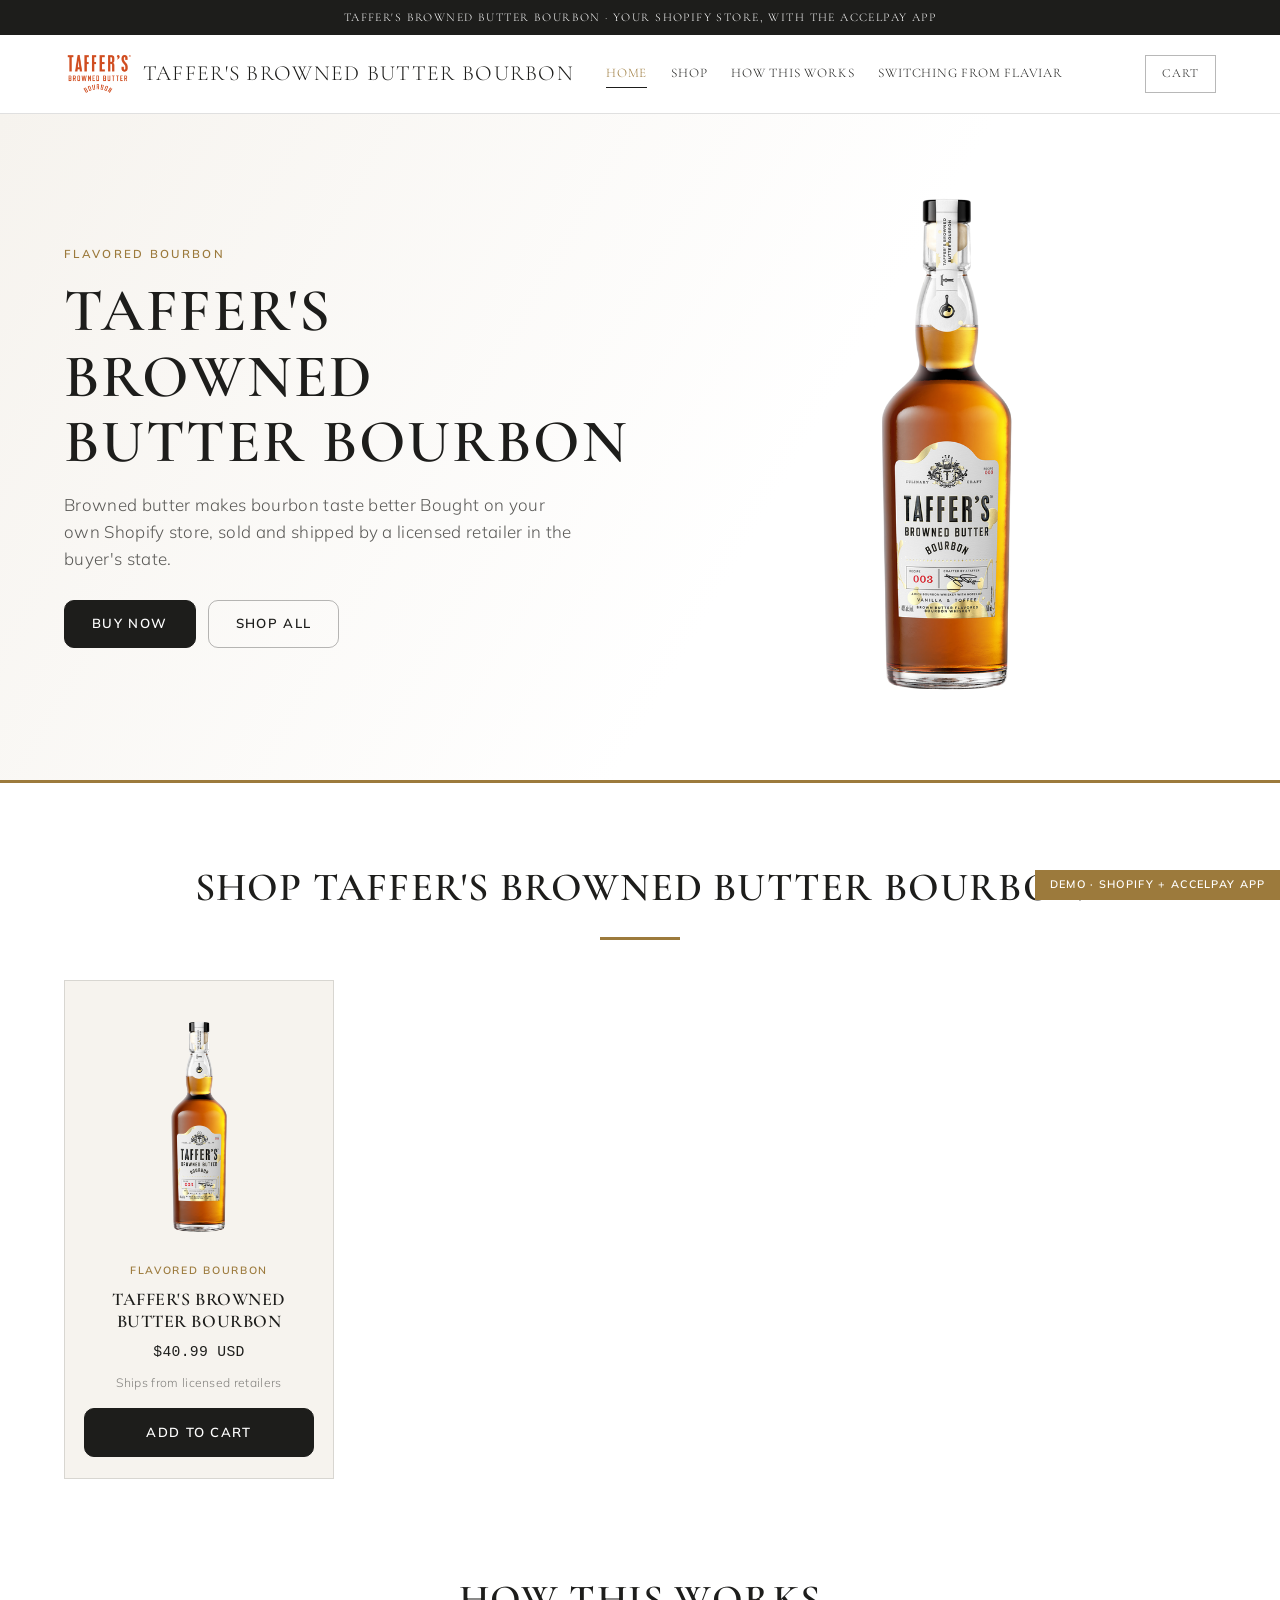
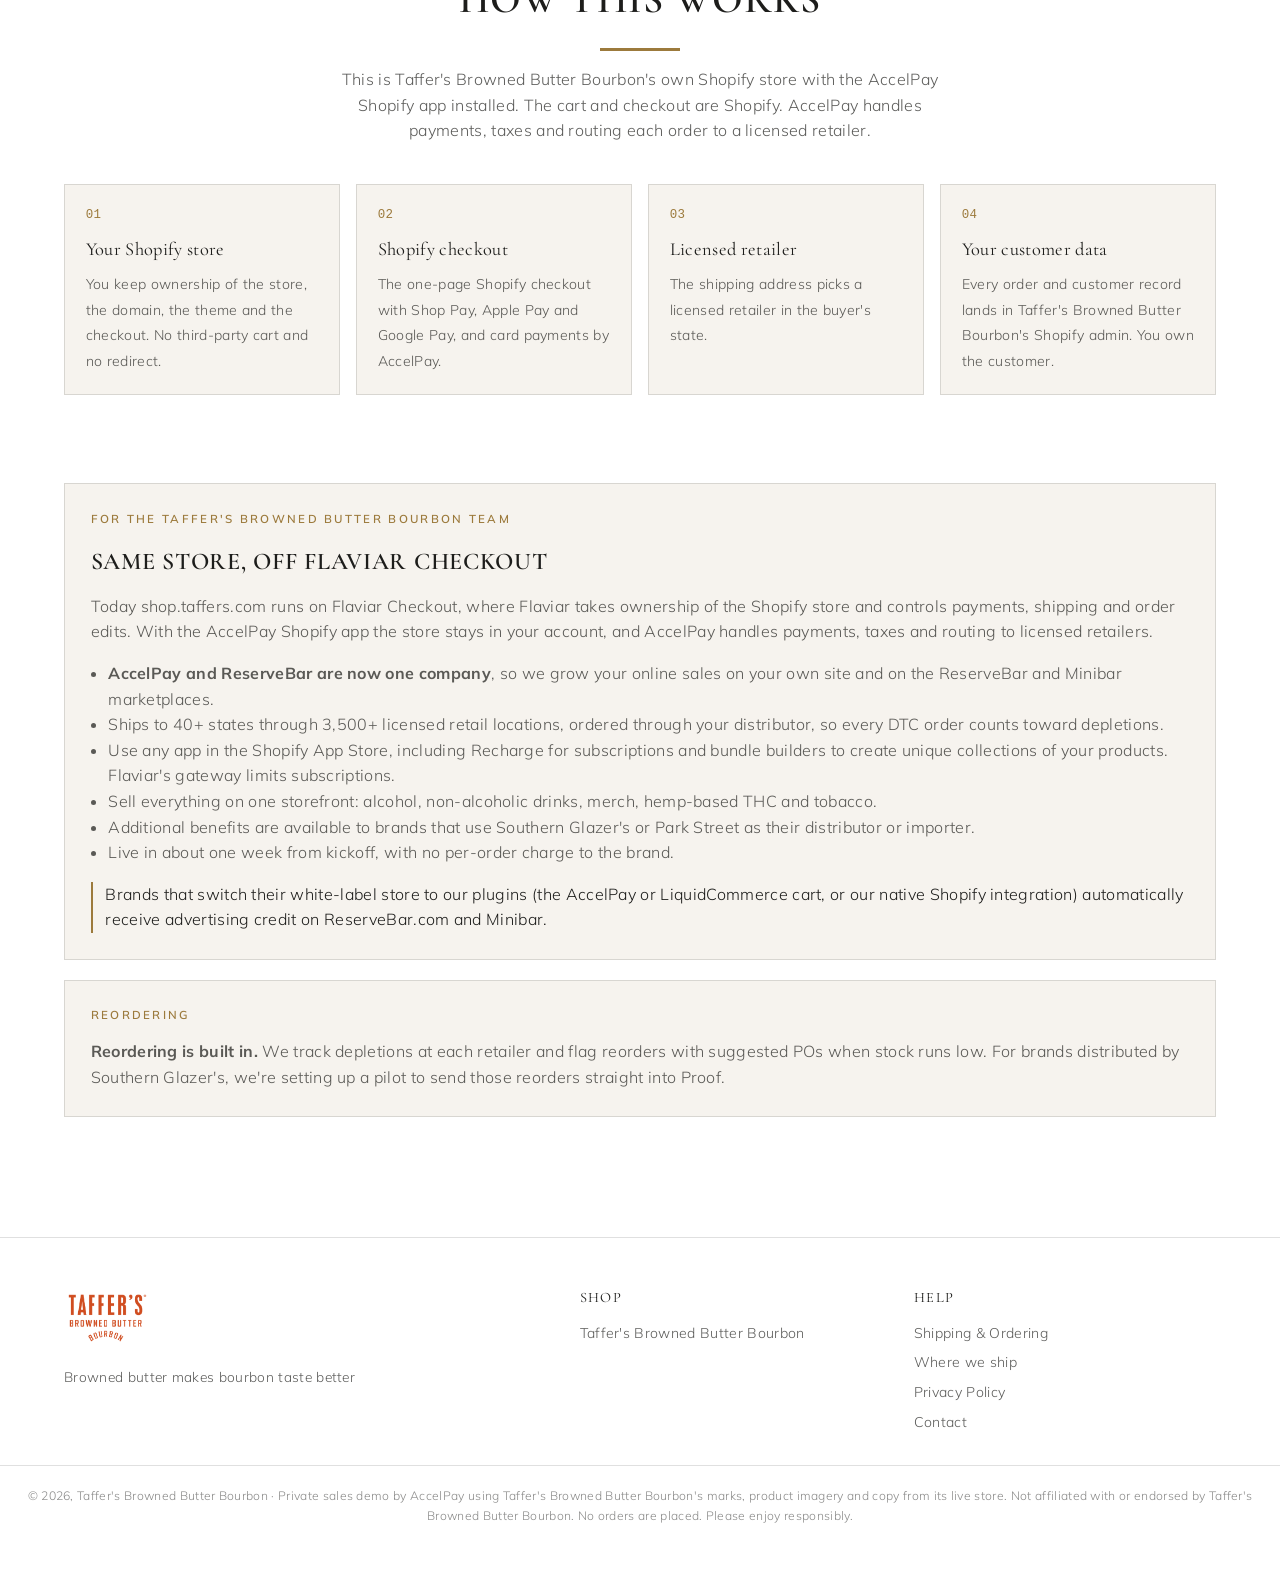
<file: index.html>
<!doctype html>
<html lang="en">
<head>
<meta charset="utf-8">
<meta name="viewport" content="width=device-width,initial-scale=1">
<title>Taffer&#x27;s Browned Butter Bourbon | AccelPay demo</title>
<meta name="robots" content="noindex,nofollow">
<link rel="icon" href="assets/logo.png">
<link rel="preconnect" href="https://fonts.googleapis.com">
<link rel="preconnect" href="https://fonts.gstatic.com" crossorigin>
<link rel="stylesheet" href="https://fonts.googleapis.com/css2?family=Cormorant+Garamond:wght@500;600;700&family=Mulish:wght@300;400;600;700&display=swap">
<link rel="stylesheet" href="styles.css?v=1">
</head>
<body>
<div class="announce">Taffer&#x27;s Browned Butter Bourbon &middot; your Shopify store, with the AccelPay app</div>
<header class="top">
  <div class="hdr">
    <a href="index.html" class="brand-link"><img class="logo" src="assets/logo.png" alt="Taffer&#x27;s Browned Butter Bourbon"><span class="wordmark">Taffer&#x27;s Browned Butter Bourbon</span></a>
    <nav class="main">
      <a href="index.html" aria-current="page">Home</a><a href="index.html#shop">Shop</a><a href="index.html#how">How this works</a><a href="index.html#switch">Switching from Flaviar</a>
    </nav>
    <div class="hdr-actions">
      <button class="burger" id="burger" aria-label="Menu">&#9776;</button>
      <button class="cart-pill" data-cart-toggle aria-label="Open cart">
        <span class="lbl">Cart</span>
        <span class="count" data-cart-count hidden>0</span>
      </button>
    </div>
  </div>
</header>

<section class="hero">
  <div class="hero-inner">
    <div>
      <div class="eyebrow">flavored bourbon</div>
      <h1>Taffer&#x27;s Browned Butter Bourbon</h1>
      <p>Browned butter makes bourbon taste better Bought on your own Shopify store, sold and shipped by a licensed retailer in the buyer's state.</p>
      <div style="display:flex;gap:.75rem;flex-wrap:wrap"><a class="btn" href="product.html?p=taffers-browned-butter-bourbon">Buy now</a><a class="btn ghost" href="#shop">Shop all</a></div>
    </div>
    <div class="shot"><img src="assets/p-taffers-browned-butter-bourbon.png" alt="Taffer&#x27;s Browned Butter Bourbon"></div>
  </div>
</section>

<section class="band" id="shop">
  <div class="section-head">
    <h2>Shop Taffer&#x27;s Browned Butter Bourbon</h2>
    <div class="rule"></div>
    <p style="font-size:.9rem;color:var(--muted)"></p>
  </div>
  <div class="grid" id="collection-grid"></div>
</section>

<section class="band" id="how" style="padding-top:1rem">
  <div class="section-head">
    <h2>How this works</h2>
    <div class="rule"></div>
    <p>This is Taffer&#x27;s Browned Butter Bourbon's own Shopify store with the AccelPay Shopify app installed. The cart and checkout are Shopify. AccelPay handles payments, taxes and routing each order to a licensed retailer.</p>
  </div>
  <div class="how">
    <div class="step"><span class="n">01</span><b>Your Shopify store</b><span>You keep ownership of the store, the domain, the theme and the checkout. No third-party cart and no redirect.</span></div>
    <div class="step"><span class="n">02</span><b>Shopify checkout</b><span>The one-page Shopify checkout with Shop Pay, Apple Pay and Google Pay, and card payments by AccelPay.</span></div>
    <div class="step"><span class="n">03</span><b>Licensed retailer</b><span>The shipping address picks a licensed retailer in the buyer's state.</span></div>
    <div class="step"><span class="n">04</span><b>Your customer data</b><span>Every order and customer record lands in Taffer&#x27;s Browned Butter Bourbon's Shopify admin. You own the customer.</span></div>
  </div>
</section>

<section class="band" id="switch" style="padding-top:1rem">
  <div class="panel">
    <div class="eyebrow">For the Taffer&#x27;s Browned Butter Bourbon team</div>
    <h2>Same store, off Flaviar Checkout</h2>
    <p style="margin:0 0 1rem">Today shop.taffers.com runs on Flaviar Checkout, where Flaviar takes ownership of the Shopify store and controls payments, shipping and order edits. With the AccelPay Shopify app the store stays in your account, and AccelPay handles payments, taxes and routing to licensed retailers.</p>
    <ul style="margin:0 0 1rem;padding-left:1.1rem"><li><b>AccelPay and ReserveBar are now one company</b>, so we grow your online sales on your own site and on the ReserveBar and Minibar marketplaces.</li><li>Ships to 40+ states through 3,500+ licensed retail locations, ordered through your distributor, so every DTC order counts toward depletions.</li><li>Use any app in the Shopify App Store, including Recharge for subscriptions and bundle builders to create unique collections of your products. Flaviar's gateway limits subscriptions.</li><li>Sell everything on one storefront: alcohol, non-alcoholic drinks, merch, hemp-based THC and tobacco.</li><li>Additional benefits are available to brands that use Southern Glazer's or Park Street as their distributor or importer.</li><li>Live in about one week from kickoff, with no per-order charge to the brand.</li></ul>
    <p class="credit">Brands that switch their white-label store to our plugins (the AccelPay or LiquidCommerce cart, or our native Shopify integration) automatically receive advertising credit on ReserveBar.com and Minibar.</p>
  </div>
  <div class="panel">
    <div class="eyebrow">Reordering</div>
    <p style="margin:0" class="reorder"><b>Reordering is built in.</b> We track depletions at each retailer and flag reorders with suggested POs when stock runs low. For brands distributed by Southern Glazer's, we're setting up a pilot to send those reorders straight into Proof.</p>
  </div>
</section>
<footer class="site">
  <div class="ft">
    <div>
      <img src="assets/logo.png" alt="Taffer&#x27;s Browned Butter Bourbon" style="height:64px;width:auto">
      <p style="font-size:.86rem;margin-top:1rem;max-width:24rem;color:var(--muted)">Browned butter makes bourbon taste better</p>
    </div>
    <div><h4>Shop</h4><ul><li><a href="product.html?p=taffers-browned-butter-bourbon">Taffer&#x27;s Browned Butter Bourbon</a></li></ul></div>
    <div><h4>Help</h4><ul>
      <li><a href="index.html#how">Shipping &amp; Ordering</a></li>
      <li><a href="index.html#how">Where we ship</a></li>
      <li><a href="#">Privacy Policy</a></li>
      <li><a href="#">Contact</a></li></ul></div>
  </div>
  <div class="legal-row">
    &copy; 2026, Taffer&#x27;s Browned Butter Bourbon &middot; Private sales demo by AccelPay using Taffer&#x27;s Browned Butter Bourbon's marks, product imagery and copy from its live store. Not affiliated with or endorsed by Taffer&#x27;s Browned Butter Bourbon.
    No orders are placed. Please enjoy responsibly.
  </div>
</footer>

<div class="scrim" id="scrim"></div>
<aside class="drawer" id="drawer" aria-label="Your cart">
  <div class="dh"><h2>Your cart</h2><button class="x" id="drawer-close" aria-label="Close">&times;</button></div>
  <div class="cols"><span>Product</span><span>Total</span></div>
  <div class="items" id="drawer-items"></div>
  <div class="df" id="drawer-foot"></div>
</aside>
<div class="ribbon">Demo &middot; Shopify + AccelPay app</div>
<script src="data.js?v=1"></script>
<script src="app.js?v=1"></script>
</body>
</html>
</file>
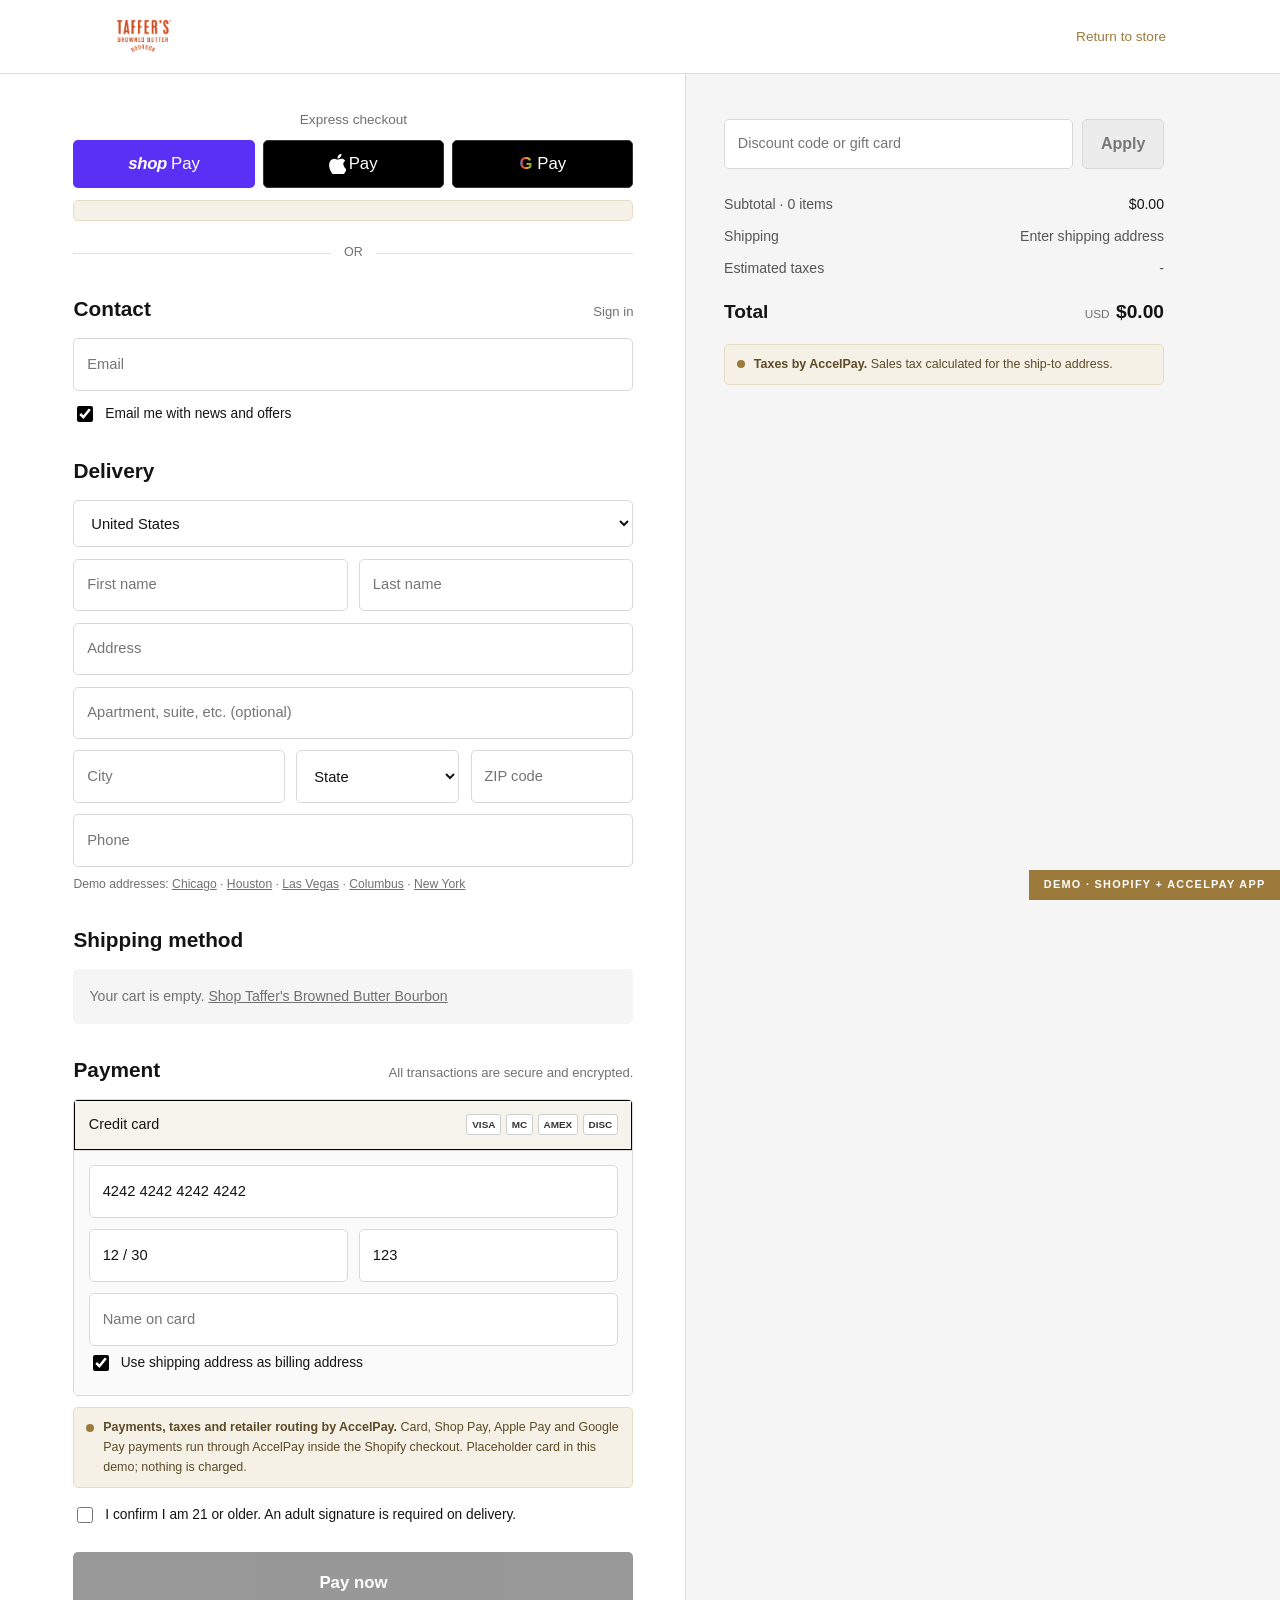
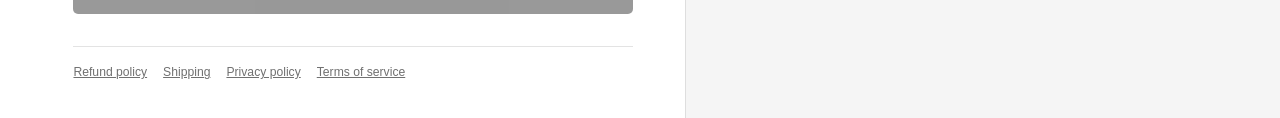
<file: checkout.html>
<!doctype html>
<html lang="en">
<head>
<meta charset="utf-8">
<meta name="viewport" content="width=device-width,initial-scale=1">
<title>Checkout | Taffer&#x27;s Browned Butter Bourbon</title>
<meta name="robots" content="noindex,nofollow">
<link rel="icon" href="assets/logo.png">
<link rel="preconnect" href="https://fonts.googleapis.com">
<link rel="preconnect" href="https://fonts.gstatic.com" crossorigin>
<link rel="stylesheet" href="https://fonts.googleapis.com/css2?family=Cormorant+Garamond:wght@500;600;700&family=Mulish:wght@300;400;600;700&display=swap">
<link rel="stylesheet" href="styles.css?v=1">
</head>
<body class="co">
<div class="co-head"><div class="in">
  <a href="index.html"><img src="assets/logo.png" alt="Taffer&#x27;s Browned Butter Bourbon"></a>
  <a class="bag" href="product.html">Return to store</a>
</div></div>

<div id="confirmed" hidden>
  <div class="thanks">
    <h1>Thank you!</h1>
    <p>This is a demo, so nothing was charged and no order was sent.</p>
    <p class="num" id="order-num"></p>
    <p id="order-by"></p>
    <p id="order-total"></p>
    <p style="font-size:.85rem">On the live store, this order and the customer record appear in Taffer&#x27;s Browned Butter Bourbon's Shopify admin.</p>
    <a class="pay-btn" href="index.html" style="display:inline-block;width:auto;padding:.9rem 1.6rem;text-decoration:none">Continue shopping</a>
  </div>
</div>

<div id="checkout-view" class="checkout">
  <div class="co-left"><div class="inner">
    <form id="co-form" autocomplete="off">
      <div class="xp-title">Express checkout</div>
      <div id="xpay-top"></div>
      <div id="xpay-note" class="callout" hidden></div>
      <div class="or"><span>OR</span></div>
      <div class="co-h">Contact <small>Sign in</small></div>
      <input class="co-field" type="email" name="email" placeholder="Email" required>
      <label class="co-chk"><input type="checkbox" checked> Email me with news and offers</label>

      <div class="co-h">Delivery</div>
      <select class="co-field" aria-label="Country/Region"><option>United States</option></select>
      <div class="co-row">
        <input class="co-field" name="first" placeholder="First name" required>
        <input class="co-field" name="last" placeholder="Last name" required>
      </div>
      <input class="co-field" name="address1" placeholder="Address" required>
      <input class="co-field" name="address2" placeholder="Apartment, suite, etc. (optional)">
      <div class="co-row3">
        <input class="co-field" name="city" placeholder="City" required>
        <select class="co-field" id="state" aria-label="State" required><option value="">State</option><option value="AL">Alabama</option><option value="AK">Alaska</option><option value="AZ">Arizona</option><option value="AR">Arkansas</option><option value="CA">California</option><option value="CO">Colorado</option><option value="CT">Connecticut</option><option value="DE">Delaware</option><option value="DC">District of Columbia</option><option value="FL">Florida</option><option value="GA">Georgia</option><option value="HI">Hawaii</option><option value="ID">Idaho</option><option value="IL">Illinois</option><option value="IN">Indiana</option><option value="IA">Iowa</option><option value="KS">Kansas</option><option value="KY">Kentucky</option><option value="LA">Louisiana</option><option value="ME">Maine</option><option value="MD">Maryland</option><option value="MA">Massachusetts</option><option value="MI">Michigan</option><option value="MN">Minnesota</option><option value="MS">Mississippi</option><option value="MO">Missouri</option><option value="MT">Montana</option><option value="NE">Nebraska</option><option value="NV">Nevada</option><option value="NH">New Hampshire</option><option value="NJ">New Jersey</option><option value="NM">New Mexico</option><option value="NY">New York</option><option value="NC">North Carolina</option><option value="ND">North Dakota</option><option value="OH">Ohio</option><option value="OK">Oklahoma</option><option value="OR">Oregon</option><option value="PA">Pennsylvania</option><option value="RI">Rhode Island</option><option value="SC">South Carolina</option><option value="SD">South Dakota</option><option value="TN">Tennessee</option><option value="TX">Texas</option><option value="UT">Utah</option><option value="VT">Vermont</option><option value="VA">Virginia</option><option value="WA">Washington</option><option value="WV">West Virginia</option><option value="WI">Wisconsin</option><option value="WY">Wyoming</option></select>
        <input class="co-field" id="zip" name="zip" placeholder="ZIP code" inputmode="numeric" maxlength="5" required>
      </div>
      <input class="co-field" name="phone" placeholder="Phone" type="tel">
      <div style="font-size:.76rem;color:#707070;margin:-.2rem 0 .3rem">Demo addresses:
        <a href="#" data-fill="233 S Wacker Dr|Chicago|60606" onclick="return false">Chicago</a> &middot;
        <a href="#" data-fill="1001 Westheimer Rd|Houston|77006" onclick="return false">Houston</a> &middot;
        <a href="#" data-fill="3570 Las Vegas Blvd S|Las Vegas|89109" onclick="return false">Las Vegas</a> &middot;
        <a href="#" data-fill="411 Woody Hayes Dr|Columbus|43210" onclick="return false">Columbus</a> &middot;
        <a href="#" data-fill="350 E 13th St|New York|10009" onclick="return false">New York</a>
      </div>

      <div class="co-h">Shipping method</div>
      <div id="rates"></div>

      <div class="co-h">Payment <small>All transactions are secure and encrypted.</small></div>
      <div class="pay-box">
        <div class="ph"><span>Credit card</span><span class="cards"><span>VISA</span><span>MC</span><span>AMEX</span><span>DISC</span></span></div>
        <div class="pb">
          <input class="co-field" placeholder="Card number" value="4242 4242 4242 4242" aria-label="Card number">
          <div class="co-row">
            <input class="co-field" placeholder="Expiration date (MM / YY)" value="12 / 30" aria-label="Expiration">
            <input class="co-field" placeholder="Security code" value="123" aria-label="Security code">
          </div>
          <input class="co-field" placeholder="Name on card" aria-label="Name on card" style="margin-bottom:.3rem">
          <label class="co-chk"><input type="checkbox" checked> Use shipping address as billing address</label>
        </div>
      </div>
      <div class="callout"><span class="dot"></span><span><b>Payments, taxes and retailer routing by AccelPay.</b> Card, Shop Pay, Apple Pay and Google Pay payments run through AccelPay inside the Shopify checkout. Placeholder card in this demo; nothing is charged.</span></div>
      <label class="co-chk" style="margin-top:1rem"><input type="checkbox" required> I confirm I am 21 or older. An adult signature is required on delivery.</label>
      <button class="pay-btn" id="pay" type="submit" disabled>Pay now</button>
      <div class="co-links"><a href="#">Refund policy</a><a href="#">Shipping</a><a href="#">Privacy policy</a><a href="#">Terms of service</a></div>
    </form>
  </div></div>
  <div class="co-right"><div class="inner" id="os"></div></div>
</div>
<div class="ribbon">Demo &middot; Shopify + AccelPay app</div>
<script src="data.js?v=1"></script>
<script src="app.js?v=1"></script>
</body>
</html>
</file>
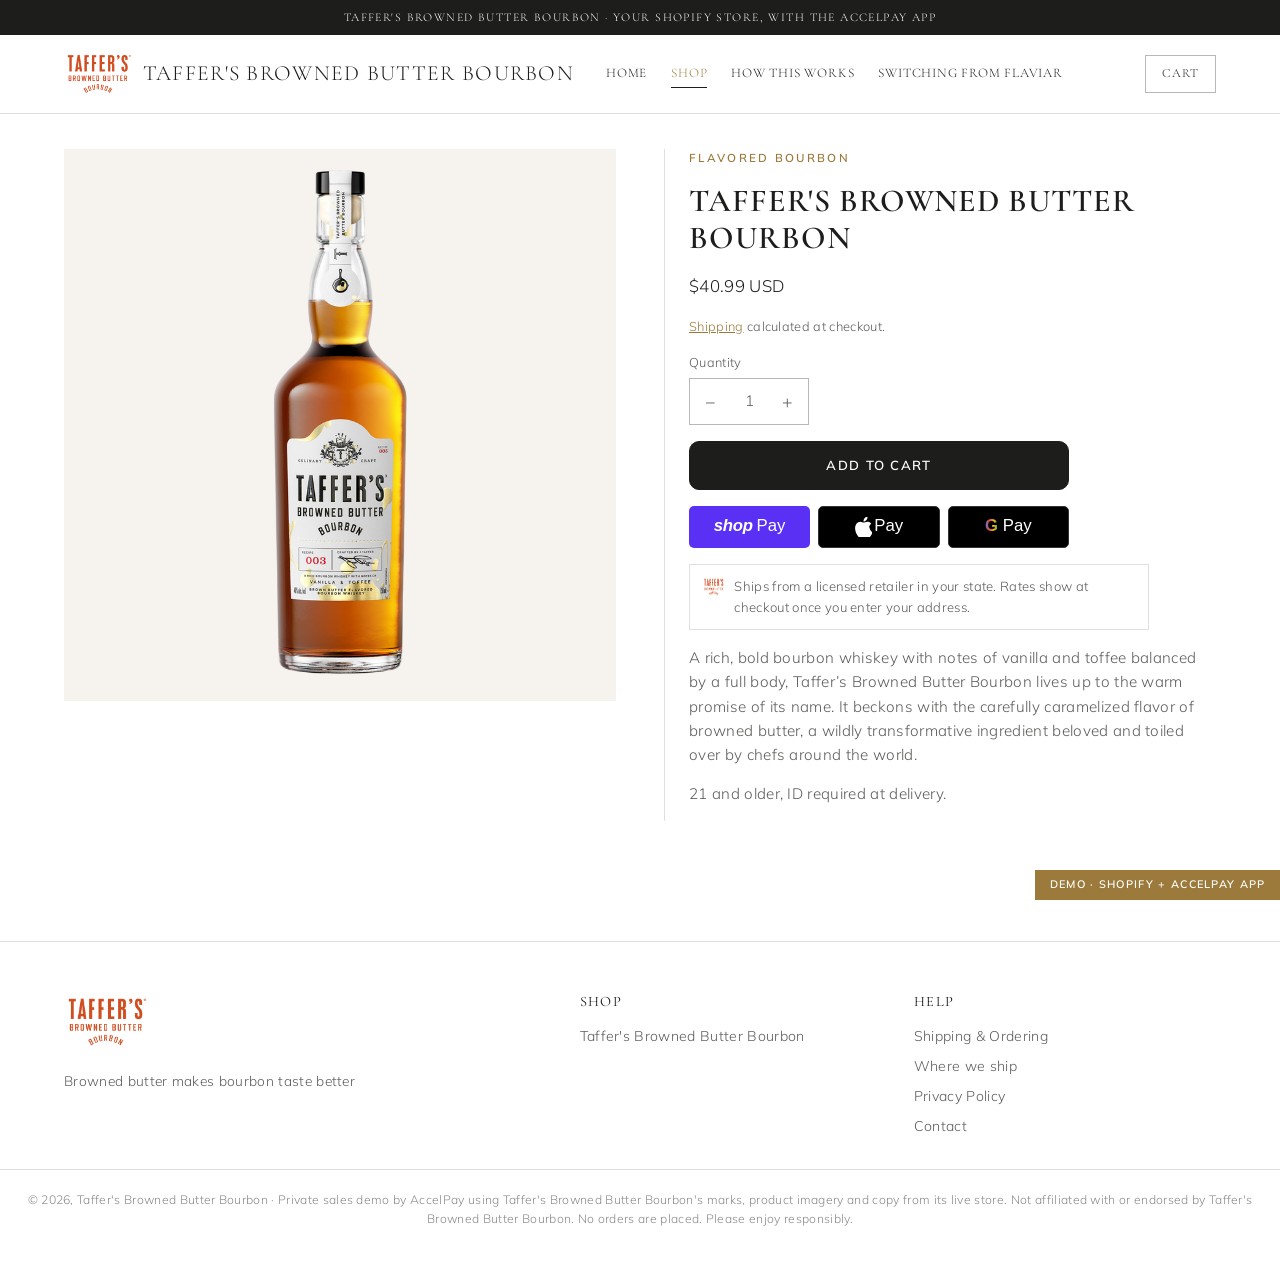
<file: product.html>
<!doctype html>
<html lang="en">
<head>
<meta charset="utf-8">
<meta name="viewport" content="width=device-width,initial-scale=1">
<title>Taffer&#x27;s Browned Butter Bourbon | AccelPay demo</title>
<meta name="robots" content="noindex,nofollow">
<link rel="icon" href="assets/logo.png">
<link rel="preconnect" href="https://fonts.googleapis.com">
<link rel="preconnect" href="https://fonts.gstatic.com" crossorigin>
<link rel="stylesheet" href="https://fonts.googleapis.com/css2?family=Cormorant+Garamond:wght@500;600;700&family=Mulish:wght@300;400;600;700&display=swap">
<link rel="stylesheet" href="styles.css?v=1">
</head>
<body>
<div class="announce">Taffer&#x27;s Browned Butter Bourbon &middot; your Shopify store, with the AccelPay app</div>
<header class="top">
  <div class="hdr">
    <a href="index.html" class="brand-link"><img class="logo" src="assets/logo.png" alt="Taffer&#x27;s Browned Butter Bourbon"><span class="wordmark">Taffer&#x27;s Browned Butter Bourbon</span></a>
    <nav class="main">
      <a href="index.html">Home</a><a href="index.html#shop" aria-current="page">Shop</a><a href="index.html#how">How this works</a><a href="index.html#switch">Switching from Flaviar</a>
    </nav>
    <div class="hdr-actions">
      <button class="burger" id="burger" aria-label="Menu">&#9776;</button>
      <button class="cart-pill" data-cart-toggle aria-label="Open cart">
        <span class="lbl">Cart</span>
        <span class="count" data-cart-count hidden>0</span>
      </button>
    </div>
  </div>
</header>

<main class="band" style="padding-top:2.2rem">
  <div class="pdp" id="pdp" data-handle="taffers-browned-butter-bourbon"></div>
</main>
<script>
(function () { var p = new URLSearchParams(location.search).get('p'); if (p) document.getElementById('pdp').setAttribute('data-handle', p); })();
</script>
<footer class="site">
  <div class="ft">
    <div>
      <img src="assets/logo.png" alt="Taffer&#x27;s Browned Butter Bourbon" style="height:64px;width:auto">
      <p style="font-size:.86rem;margin-top:1rem;max-width:24rem;color:var(--muted)">Browned butter makes bourbon taste better</p>
    </div>
    <div><h4>Shop</h4><ul><li><a href="product.html?p=taffers-browned-butter-bourbon">Taffer&#x27;s Browned Butter Bourbon</a></li></ul></div>
    <div><h4>Help</h4><ul>
      <li><a href="index.html#how">Shipping &amp; Ordering</a></li>
      <li><a href="index.html#how">Where we ship</a></li>
      <li><a href="#">Privacy Policy</a></li>
      <li><a href="#">Contact</a></li></ul></div>
  </div>
  <div class="legal-row">
    &copy; 2026, Taffer&#x27;s Browned Butter Bourbon &middot; Private sales demo by AccelPay using Taffer&#x27;s Browned Butter Bourbon's marks, product imagery and copy from its live store. Not affiliated with or endorsed by Taffer&#x27;s Browned Butter Bourbon.
    No orders are placed. Please enjoy responsibly.
  </div>
</footer>

<div class="scrim" id="scrim"></div>
<aside class="drawer" id="drawer" aria-label="Your cart">
  <div class="dh"><h2>Your cart</h2><button class="x" id="drawer-close" aria-label="Close">&times;</button></div>
  <div class="cols"><span>Product</span><span>Total</span></div>
  <div class="items" id="drawer-items"></div>
  <div class="df" id="drawer-foot"></div>
</aside>
<div class="ribbon">Demo &middot; Shopify + AccelPay app</div>
<script src="data.js?v=1"></script>
<script src="app.js?v=1"></script>
</body>
</html>
</file>
<file: styles.css>
/* Taffer's Browned Butter Bourbon x AccelPay demo. Base: woodsonwhiskey-accelpay-demo. */

:root {
  --black: #ffffff; --panel: #f6f3ee; --panel-2: #ece7df; --ink: #1d1d1b;
  --muted: rgba(29,29,27,.72); --muted-2: rgba(29,29,27,.52); --line: rgba(0,0,0,.12); --line-2: rgba(0,0,0,.28);
  --gold: #1d1d1b; --gold-hi: #9c7a3c; --gold-soft: rgba(0,0,0,.05); --green: #2f6b4f; --red: #c00000;
  --head: #1d1d1b; --btn-ink: #ffffff; --img-bg: #f6f3ee; --drawer-bg: #ffffff; --ann-bg: #1d1d1b; --ann-ink: #ffffff; --co-head-bg: #ffffff;
  --serif: "Cormorant Garamond", Georgia, serif; --sans: "Mulish", -apple-system, BlinkMacSystemFont, "Helvetica Neue", Arial, sans-serif;
  --mono: ui-monospace, SFMono-Regular, Menlo, monospace; --maxw: 1200px; --btn-radius: 10px;
  --cart-glyph: url("data:image/svg+xml;utf8,<svg xmlns='http://www.w3.org/2000/svg' viewBox='0 0 24 24' fill='none' stroke='black' stroke-width='2' stroke-linecap='round' stroke-linejoin='round'><path d='M6 2 3 6v14a2 2 0 0 0 2 2h14a2 2 0 0 0 2-2V6l-3-4z'/><path d='M3 6h18'/><path d='M16 10a4 4 0 0 1-8 0'/></svg>");
}

* { box-sizing: border-box; }
html { scroll-behavior: smooth; }
body {
  margin: 0; background: var(--black); color: var(--ink);
  font-family: var(--sans); font-weight: 300; font-size: 16px; line-height: 1.6;
  letter-spacing: .02em; -webkit-font-smoothing: antialiased;
}
img { max-width: 100%; display: block; }
a { color: inherit; }
button { font: inherit; cursor: pointer; color: inherit; }
:focus-visible { outline: 2px solid var(--gold); outline-offset: 2px; }

/* ---------------------------------------------------------------- header */
.announce {
  background: var(--ann-bg); color: var(--ann-ink); text-align: center;
  font-family: var(--serif); font-size: .74rem; letter-spacing: .12em;
  text-transform: uppercase; padding: .5rem 1rem;
}
header.top { position: sticky; top: 0; z-index: 60; background: var(--black); border-bottom: 1px solid var(--line); }
.hdr { max-width: var(--maxw); margin: 0 auto; padding: .8rem 1.5rem; display: flex; align-items: center; gap: 2rem; }
.hdr img.logo { height: 62px; width: auto; }
nav.main { display: flex; gap: 1.5rem; flex-wrap: wrap; }
nav.main a {
  font-family: var(--serif); font-size: .82rem; letter-spacing: .06em; text-transform: uppercase;
  text-decoration: none; color: var(--head); padding: .2rem 0; border-bottom: 1px solid transparent;
}
nav.main a:hover, nav.main a[aria-current] { color: var(--gold-hi); border-bottom-color: var(--gold); }
.hdr-actions { margin-left: auto; display: flex; align-items: center; gap: .75rem; }
.cart-pill {
  display: inline-flex; align-items: center; gap: .5rem; background: transparent;
  border: 1px solid var(--line-2); color: var(--head); padding: .5rem 1rem;
  font-family: var(--serif); font-size: .78rem; letter-spacing: .08em; text-transform: uppercase;
}
.cart-pill:hover { border-color: var(--gold); color: var(--gold-hi); }
.cart-pill .count {
  background: var(--gold); color: var(--btn-ink); min-width: 1.35rem; height: 1.35rem; border-radius: 999px;
  display: inline-grid; place-items: center; font-family: var(--mono); font-size: .7rem; padding: 0 .3rem;
}
.cart-pill .count[hidden] { display: none; }
.burger { display: none; background: none; border: none; font-size: 1.5rem; line-height: 1; color: var(--head); }

/* ---------------------------------------------------------------- type + buttons */
.eyebrow { font-family: var(--sans); font-size: .72rem; font-weight: 600; letter-spacing: .2em; text-transform: uppercase; color: var(--gold-hi); margin-bottom: .9rem; }
h1, h2, h3 { font-family: var(--serif); font-weight: 400; letter-spacing: .03em; }
.rule { width: 190px; height: 2px; margin: 1.1rem auto 0; background: linear-gradient(90deg, transparent, var(--gold), transparent); }

.btn {
  display: inline-flex; align-items: center; justify-content: center; gap: .5rem;
  background: var(--gold); color: var(--btn-ink); border: 1px solid var(--gold); border-radius: var(--btn-radius, 0);
  padding: .8rem 1.7rem; font-family: var(--sans); font-weight: 600; font-size: .82rem;
  letter-spacing: .1em; text-transform: uppercase; text-decoration: none;
}
.btn:hover { background: var(--gold-hi); border-color: var(--gold-hi); }
.btn.ghost { background: transparent; color: var(--head); border-color: var(--line-2); }
.btn.ghost:hover { border-color: var(--gold); color: var(--gold-hi); }
.btn:disabled { opacity: .4; cursor: not-allowed; }
.btn.block { width: 100%; }

/* ---------------------------------------------------------------- hero */
.hero { position: relative; overflow: hidden; border-bottom: 1px solid var(--line); }
.hero-inner { max-width: var(--maxw); margin: 0 auto; padding: 4rem 1.5rem; display: grid; grid-template-columns: 1.05fr 1fr; gap: 3rem; align-items: center; }
.hero h1 { font-size: clamp(2.3rem, 5.4vw, 3.8rem); line-height: 1.08; margin: 0 0 1rem; text-transform: uppercase; }
.hero p { color: var(--muted); font-size: 1.06rem; margin: 0 0 1.7rem; max-width: 32rem; }
.hero .shot img { width: 100%; max-height: 560px; object-fit: contain; }

/* ---------------------------------------------------------------- sections */
.band { max-width: var(--maxw); margin: 0 auto; padding: 4.5rem 1.5rem; }
.section-head { text-align: center; margin-bottom: 2.5rem; }
.section-head h2 { font-size: clamp(1.8rem, 4vw, 2.5rem); margin: 0; text-transform: uppercase; }
.section-head p { color: var(--muted); margin: 1rem auto 0; max-width: 40rem; }

.grid { display: grid; grid-template-columns: repeat(auto-fill, minmax(240px, 1fr)); gap: 1.5rem; }
.card {
  background: var(--panel); border: 1px solid var(--line); padding: 1.4rem 1.2rem 1.3rem;
  display: flex; flex-direction: column; gap: .55rem; text-align: center; text-decoration: none; color: inherit;
}
.card:hover { border-color: var(--gold); }
.card .shot { height: 250px; display: grid; place-items: center; overflow: hidden; }
.card .shot img { max-height: 250px; width: auto; object-fit: contain; }
.card h3 { font-size: 1.12rem; margin: 0; line-height: 1.25; text-transform: uppercase; min-height: 2.8rem; display: grid; place-items: center; }
.card .tag { font-size: .66rem; font-weight: 600; letter-spacing: .16em; text-transform: uppercase; color: var(--gold-hi); }
.card .price { font-family: var(--mono); font-size: .92rem; margin-top: auto; }
.card .avail { font-size: .76rem; color: var(--muted-2); }

.split { display: grid; grid-template-columns: 1fr 1fr; gap: 3rem; align-items: center; }
.split img { width: 100%; }
.split p { color: var(--muted); }

/* how it works */
.how { display: grid; grid-template-columns: repeat(4, 1fr); gap: 1rem; }
.how .step { border: 1px solid var(--line); padding: 1.3rem; background: var(--panel); }
.how .step b { display: block; font-family: var(--serif); font-weight: 400; font-size: 1.15rem; margin-bottom: .4rem; color: var(--head); }
.how .step span { font-size: .88rem; color: var(--muted); }
.how .step .n { font-family: var(--mono); color: var(--gold-hi); font-size: .78rem; display: block; margin-bottom: .6rem; }

.rb-note {
  display: flex; align-items: center; gap: .75rem; border: 1px solid var(--line); background: var(--panel);
  padding: .7rem .9rem; font-size: .84rem; color: var(--muted);
}
.rb-note b { color: var(--head); font-weight: 600; }
.rb-note a { color: var(--gold-hi); }
.rb-mark { font-family: var(--serif); font-size: .72rem; letter-spacing: .14em; text-transform: uppercase; border: 1px solid var(--gold); color: var(--gold-hi); padding: .2rem .45rem; white-space: nowrap; }

/* ---------------------------------------------------------------- product page (Shopify theme) */
.pdp { display: grid; grid-template-columns: minmax(0,1fr) minmax(0,1fr); gap: 3rem; align-items: start; }
.pdp .gallery { display: flex; flex-direction: column; gap: .8rem; min-width: 0; }
.pdp .gallery .main { background: var(--img-bg); display: grid; place-items: center; min-height: 420px; }
.pdp .gallery .main img { max-height: 560px; width: auto; object-fit: contain; }
.pdp .thumbs { display: flex; gap: .5rem; }
.pdp .thumbs button { width: 64px; height: 64px; border: 1px solid var(--line); background: var(--img-bg); padding: 3px; display: grid; place-items: center; }
.pdp .thumbs button[aria-selected="true"] { border-color: var(--gold); }
.pdp .thumbs img { max-height: 100%; width: auto; }
.pdp .info { display: flex; flex-direction: column; gap: 1rem; min-width: 0; padding-left: 1.5rem; border-left: 1px solid var(--line); }
.pdp h1 { font-size: 2rem; margin: 0; text-transform: uppercase; line-height: 1.15; }
.pdp .price { font-size: 1.05rem; }
.pdp .small { font-size: .8rem; color: var(--muted); }
.pdp .small a { color: var(--gold-hi); }
.pdp .qty-wrap { display: flex; flex-direction: column; gap: .35rem; font-size: .8rem; color: var(--muted); }
.pdp .desc p { color: var(--muted); margin: 0 0 .9rem; font-size: .95rem; }
.pdp .desc b { color: var(--head); font-weight: 600; }
.qty { display: inline-flex; align-items: center; border: 1px solid var(--line-2); width: max-content; }
.qty button { background: none; border: none; width: 2.6rem; min-height: 2.8rem; font-size: 1.1rem; }
.qty span, .qty input { font-family: var(--sans); min-width: 2.2rem; text-align: center; font-size: .95rem; }
.atc { max-width: 380px; }
.fulfil-line { display: flex; gap: .6rem; align-items: flex-start; font-size: .82rem; color: var(--muted); border: 1px solid var(--line); padding: .7rem .8rem; max-width: 460px; }
.fulfil-line img { width: 22px; height: 22px; border-radius: 5px; flex: none; }
.notice { font-size: .85rem; color: var(--muted); border-left: 2px solid var(--gold); padding: .2rem 0 .2rem .75rem; }

/* ---------------------------------------------------------------- Shopify cart drawer (Dawn-style) */
.scrim { position: fixed; inset: 0; background: rgba(0,0,0,.6); opacity: 0; pointer-events: none; transition: opacity .25s; z-index: 90; }
.scrim.on { opacity: 1; pointer-events: auto; }
.drawer { position: fixed; top: 0; right: 0; height: 100%; width: min(420px, 100%); background: var(--drawer-bg); border-left: 1px solid var(--line); z-index: 100; display: flex; flex-direction: column; transform: translateX(100%); transition: transform .28s ease; }
.drawer.on { transform: none; }
.drawer .dh { display: flex; align-items: center; justify-content: space-between; padding: 1.4rem 1.5rem 1rem; }
.drawer .dh h2 { font-size: 1.5rem; margin: 0; }
.drawer .x { background: none; border: none; font-size: 1.7rem; line-height: 1; color: var(--muted); }
.drawer .cols { display: flex; justify-content: space-between; font-size: .66rem; letter-spacing: .12em; text-transform: uppercase; color: var(--muted-2); padding: 0 1.5rem .6rem; border-bottom: 1px solid var(--line); }
.drawer .items { flex: 1; overflow-y: auto; padding: 0 1.5rem; }
.cline { display: grid; grid-template-columns: 76px minmax(0,1fr) auto; gap: 1rem; padding: 1.2rem 0; border-bottom: 1px solid var(--line); }
.cline .im { background: var(--img-bg); display: grid; place-items: center; height: 92px; }
.cline .im img { max-height: 88px; width: auto; }
.cline .nm { font-size: .92rem; line-height: 1.3; }
.cline .pr { font-size: .84rem; color: var(--muted); margin: .2rem 0 .6rem; }
.cline .qrow { display: flex; align-items: center; gap: .6rem; }
.cline .qty button { min-height: 2.2rem; width: 2.2rem; }
.cline .rm { background: none; border: none; color: var(--muted); font-size: 1rem; padding: 0; }
.cline .tot { font-size: .9rem; }
.empty { text-align: center; color: var(--muted); padding: 3rem 1rem; }
.drawer .df { border-top: 1px solid var(--line); padding: 1.2rem 1.5rem 1.5rem; display: flex; flex-direction: column; gap: .7rem; }
.drawer .df .est { display: flex; justify-content: space-between; font-size: 1rem; }
.drawer .df .small { font-size: .78rem; color: var(--muted); }

/* ---------------------------------------------------------------- Shopify one-page checkout */
body.co { background: #fff; color: #141414; font-family: -apple-system, BlinkMacSystemFont, "Segoe UI", Roboto, "Helvetica Neue", Arial, sans-serif; font-weight: 400; letter-spacing: 0; }
.co-head { border-bottom: 1px solid #dedede; background: var(--co-head-bg); }
.co-head .in { max-width: 1100px; margin: 0 auto; padding: .9rem 1.5rem; display: flex; align-items: center; justify-content: space-between; }
.co-head img { height: 54px; width: auto; }
.co-head a.bag { color: var(--gold-hi); font-size: .85rem; text-decoration: none; }
.checkout { display: grid; grid-template-columns: minmax(0,1.15fr) minmax(0,1fr); min-height: calc(100vh - 80px); }
.co-left { padding: 2.2rem clamp(1rem, 4vw, 3.5rem); min-width: 0; }
.co-left .inner { max-width: 560px; margin-left: auto; }
.co-right { background: #f5f5f5; border-left: 1px solid #dedede; padding: 2.2rem clamp(1rem, 3vw, 3rem); min-width: 0; }
.co-right .inner { max-width: 440px; position: sticky; top: 1.5rem; }
.co-h { font-size: 1.3rem; font-weight: 600; margin: 1.8rem 0 .8rem; display: flex; align-items: baseline; justify-content: space-between; gap: 1rem; }
.co-h:first-child { margin-top: 0; }
.co-h small { font-size: .82rem; font-weight: 400; color: #707070; }
.co-field { width: 100%; border: 1px solid #d9d9d9; border-radius: 5px; padding: .85rem .8rem; font: inherit; font-size: .92rem; margin-bottom: .7rem; background: #fff; color: #141414; min-width: 0; }
.co-field:focus { outline: none; border-color: #000; box-shadow: 0 0 0 1px #000; }
.co-row { display: grid; grid-template-columns: 1fr 1fr; gap: .7rem; }
.co-row3 { display: grid; grid-template-columns: 1.3fr 1fr 1fr; gap: .7rem; }
.co-chk { display: flex; gap: .55rem; align-items: center; font-size: .86rem; margin: .1rem 0 .4rem; }
.co-chk input { accent-color: #000; width: 16px; height: 16px; }
.co-empty { background: #f5f5f5; border-radius: 5px; padding: 1rem; font-size: .88rem; color: #707070; }
.rates { border: 1px solid #d9d9d9; border-radius: 5px; overflow: hidden; }
.rate { display: flex; align-items: center; gap: .8rem; padding: .95rem .9rem; border-bottom: 1px solid #d9d9d9; cursor: pointer; }
.rate:last-child { border-bottom: none; }
.rate.on { background: #f6f3ec; box-shadow: inset 0 0 0 1px #000; }
.rate input { accent-color: #000; width: 17px; height: 17px; flex: none; }
.rate .ic { width: 30px; height: 30px; border-radius: 7px; flex: none; }
.rate .t { flex: 1; min-width: 0; font-size: .9rem; }
.rate .t span { display: block; color: #707070; font-size: .8rem; margin-top: .1rem; }
.rate .p { font-size: .9rem; font-weight: 600; white-space: nowrap; }
.callout { display: flex; gap: .55rem; align-items: flex-start; font-size: .78rem; color: #5b4a26; background: #f6f1e6; border: 1px solid #e6dcc6; border-radius: 5px; padding: .6rem .75rem; margin-top: .7rem; }
.callout b { font-weight: 600; }
.callout .dot { width: 8px; height: 8px; border-radius: 50%; background: var(--gold); flex: none; margin-top: .35rem; }
.pay-box { border: 1px solid #d9d9d9; border-radius: 5px; overflow: hidden; }
.pay-box .ph { display: flex; justify-content: space-between; align-items: center; background: #f6f3ec; padding: .85rem .9rem; border-bottom: 1px solid #d9d9d9; font-size: .9rem; box-shadow: inset 0 0 0 1px #000; }
.pay-box .ph .cards { display: flex; gap: .3rem; }
.pay-box .ph .cards span { font-size: .62rem; font-weight: 700; border: 1px solid #cfcfcf; border-radius: 3px; padding: .1rem .3rem; background: #fff; color: #333; }
.pay-box .pb { padding: .9rem; background: #fafafa; }
.pay-btn { width: 100%; background: #000; color: #fff; border: none; border-radius: 5px; padding: 1.1rem; font-size: 1.05rem; font-weight: 600; margin-top: 1.2rem; }
.pay-btn:disabled { opacity: .4; cursor: not-allowed; }
.co-legal { font-size: .76rem; color: #707070; margin-top: .9rem; }
.co-links { display: flex; gap: 1rem; flex-wrap: wrap; font-size: .76rem; color: #707070; border-top: 1px solid #e3e3e3; margin-top: 2rem; padding-top: 1rem; }
.os-item { display: flex; gap: .9rem; align-items: center; padding: .4rem 0 1rem; }
.os-item .im { width: 64px; height: 64px; border: 1px solid #dedede; border-radius: 8px; background: var(--img-bg); position: relative; display: grid; place-items: center; padding: 4px; flex: none; }
.os-item .im img { max-height: 100%; width: auto; }
.os-item .im .q { position: absolute; top: -9px; right: -9px; background: #666; color: #fff; min-width: 21px; height: 21px; border-radius: 11px; font-size: .74rem; display: grid; place-items: center; padding: 0 5px; }
.os-item .nm { flex: 1; min-width: 0; font-size: .88rem; }
.os-item .nm span { display: block; color: #707070; font-size: .78rem; }
.os-item .pr { font-size: .88rem; }
.os-disc { display: flex; gap: .6rem; margin: .6rem 0 1.2rem; }
.os-disc input { flex: 1; min-width: 0; border: 1px solid #d9d9d9; border-radius: 5px; padding: .8rem; font: inherit; font-size: .9rem; }
.os-disc button { border: 1px solid #d9d9d9; background: #ececec; color: #777; border-radius: 5px; padding: 0 1.1rem; font-weight: 600; }
.os-line { display: flex; justify-content: space-between; font-size: .88rem; padding: .3rem 0; gap: 1rem; }
.os-line .m { color: #555; }
.os-line.total { font-size: 1.2rem; font-weight: 600; padding-top: .8rem; }
.os-line.total small { font-size: .74rem; color: #707070; font-weight: 400; margin-right: .4rem; }
.thanks { max-width: 600px; margin: 0 auto; padding: 4rem 1.5rem; text-align: center; }
.thanks h1 { font-size: 2rem; margin: 0 0 .5rem; font-weight: 600; font-family: inherit; letter-spacing: 0; }
.thanks p { color: #555; }
.thanks .num { font-family: var(--mono); color: #000; }

/* express checkout buttons (Shopify accelerated checkout) */
.xpay { display: grid; grid-template-columns: repeat(3, minmax(0,1fr)); gap: .5rem; }
.xpay .xb { height: 42px; border: none; border-radius: 5px; display: flex; align-items: center; justify-content: center; gap: .15rem; font-family: -apple-system, BlinkMacSystemFont, "Segoe UI", Roboto, Arial, sans-serif; font-size: 1.05rem; color: #fff; letter-spacing: 0; text-transform: none; }
.xpay.big .xb { height: 48px; }
.xpay .xb span { font-weight: 500; }
.xpay .shop { background: #5a31f4; }
.xpay .shop b { font-weight: 800; font-style: italic; letter-spacing: -.02em; margin-right: .1rem; }
.xpay .apple { background: #000; border: 1px solid #333; }
.xpay .google { background: #000; border: 1px solid #333; }
.xpay .google .g { font-weight: 700; background: linear-gradient(90deg,#4285f4,#ea4335,#fbbc05,#34a853); -webkit-background-clip: text; background-clip: text; color: transparent; margin-right: .15rem; }
.xp-title { text-align: center; font-size: .85rem; color: #707070; margin-bottom: .6rem; }
.or { display: flex; align-items: center; gap: .8rem; color: #707070; font-size: .78rem; margin: 1.4rem 0 .6rem; }
.or::before, .or::after { content: ""; flex: 1; height: 1px; background: #dedede; }

/* panel on the home page */
.panel { background: var(--panel); border: 1px solid var(--line); padding: 1.6rem; }
.panel + .panel { margin-top: 1.25rem; }
.panel h2 { margin: 0 0 .8rem; font-size: 1.5rem; text-transform: uppercase; }
.panel p, .panel li { color: var(--muted); }
.panel .credit { border-left: 2px solid var(--gold); padding-left: .8rem; margin: 0; color: var(--ink); }

/* ---------------------------------------------------------------- footer */
footer.site { border-top: 1px solid var(--line); margin-top: 3rem; }
.ft { max-width: var(--maxw); margin: 0 auto; padding: 3rem 1.5rem 2rem; display: grid; grid-template-columns: 1.6fr 1fr 1fr; gap: 2rem; }
.ft h4 { font-family: var(--serif); font-weight: 400; font-size: .9rem; letter-spacing: .1em; text-transform: uppercase; color: var(--head); margin: 0 0 .8rem; }
.ft ul { list-style: none; margin: 0; padding: 0; display: flex; flex-direction: column; gap: .45rem; font-size: .88rem; color: var(--muted); }
.ft a { text-decoration: none; }
.ft a:hover { color: var(--gold-hi); }
.legal-row { border-top: 1px solid var(--line); padding: 1.25rem 1.5rem 3rem; text-align: center; font-size: .76rem; color: var(--muted-2); }

.ribbon { position: fixed; right: 0; bottom: 0; z-index: 120; background: var(--gold); color: var(--btn-ink); font-size: .68rem; font-weight: 600; letter-spacing: .12em; text-transform: uppercase; padding: .4rem .9rem; }

/* ---------------------------------------------------------------- responsive */
@media (max-width: 960px) {
  .pdp { grid-template-columns: 1fr; gap: 1.5rem; }
  .pdp .info { padding-left: 0; border-left: 0; }
  .checkout { grid-template-columns: 1fr; }
  .co-right { border-left: 0; border-top: 1px solid #dedede; order: -1; }
  .co-left .inner, .co-right .inner { margin: 0 auto; position: static; }
  .hero-inner, .split { grid-template-columns: 1fr; gap: 2rem; }
  .how { grid-template-columns: 1fr 1fr; }
  .ft { grid-template-columns: 1fr 1fr; }
}
@media (max-width: 720px) {
  .co-row, .co-row3 { grid-template-columns: 1fr; gap: 0; }
  .pdp .gallery .main { min-height: 300px; }
  .pdp .gallery .main img { max-height: 340px; }
  .hdr { padding: .6rem 1rem; gap: .75rem; position: relative; }
  .hdr img.logo { height: 46px; }
  nav.main { display: none; }
  nav.main.open { display: flex; flex-direction: column; position: absolute; top: 100%; left: 0; right: 0; background: var(--black); border-bottom: 1px solid var(--line); padding: 1rem 1.5rem; gap: .9rem; }
  .burger { display: block; }
  .hdr-actions { margin-left: auto; }
  .cart-pill { padding: .5rem .8rem; }
  .cart-pill .lbl { display: none; }
  .cart-pill::before { content: ""; width: 1rem; height: 1rem; flex: none; background: currentColor; -webkit-mask: var(--cart-glyph) center/contain no-repeat; mask: var(--cart-glyph) center/contain no-repeat; }
  .band { padding: 3rem 1rem; }
  .hero-inner { padding: 2.5rem 1rem; }
  .how { grid-template-columns: 1fr; }
  .ft { grid-template-columns: 1fr; padding: 2.5rem 1rem 1.5rem; }
  .rb-note { flex-wrap: wrap; }
}


.brand-link { display: flex; align-items: center; gap: .6rem; text-decoration: none; }
.hdr img.logo { height: 52px; max-width: 200px; object-fit: contain; }
.wordmark { font-family: var(--serif); font-size: 1.35rem; letter-spacing: .06em; text-transform: uppercase; color: var(--head); white-space: nowrap; }
.co-head img { height: 44px; max-width: 200px; object-fit: contain; }
h1, h2, h3 { font-weight: 600; }
.hero { background: linear-gradient(120deg, var(--panel) 0%, var(--black) 60%); border-bottom: 3px solid var(--gold-hi); }
.rule { background: var(--gold-hi); height: 3px; width: 80px; }
.card .shot { background: var(--img-bg); }
.card:hover { border-color: var(--gold-hi); }
.btn:hover, .btn.ghost:hover { filter: brightness(1.15); }
.panel .credit { border-left-color: var(--gold-hi); }
.ribbon { background: var(--gold-hi); color: #fff; }
.cart-pill .count { background: var(--gold-hi); color: #fff; }
.callout .dot { background: var(--gold-hi); }
@media (max-width: 720px) { .wordmark { display: none; } }
</file>
